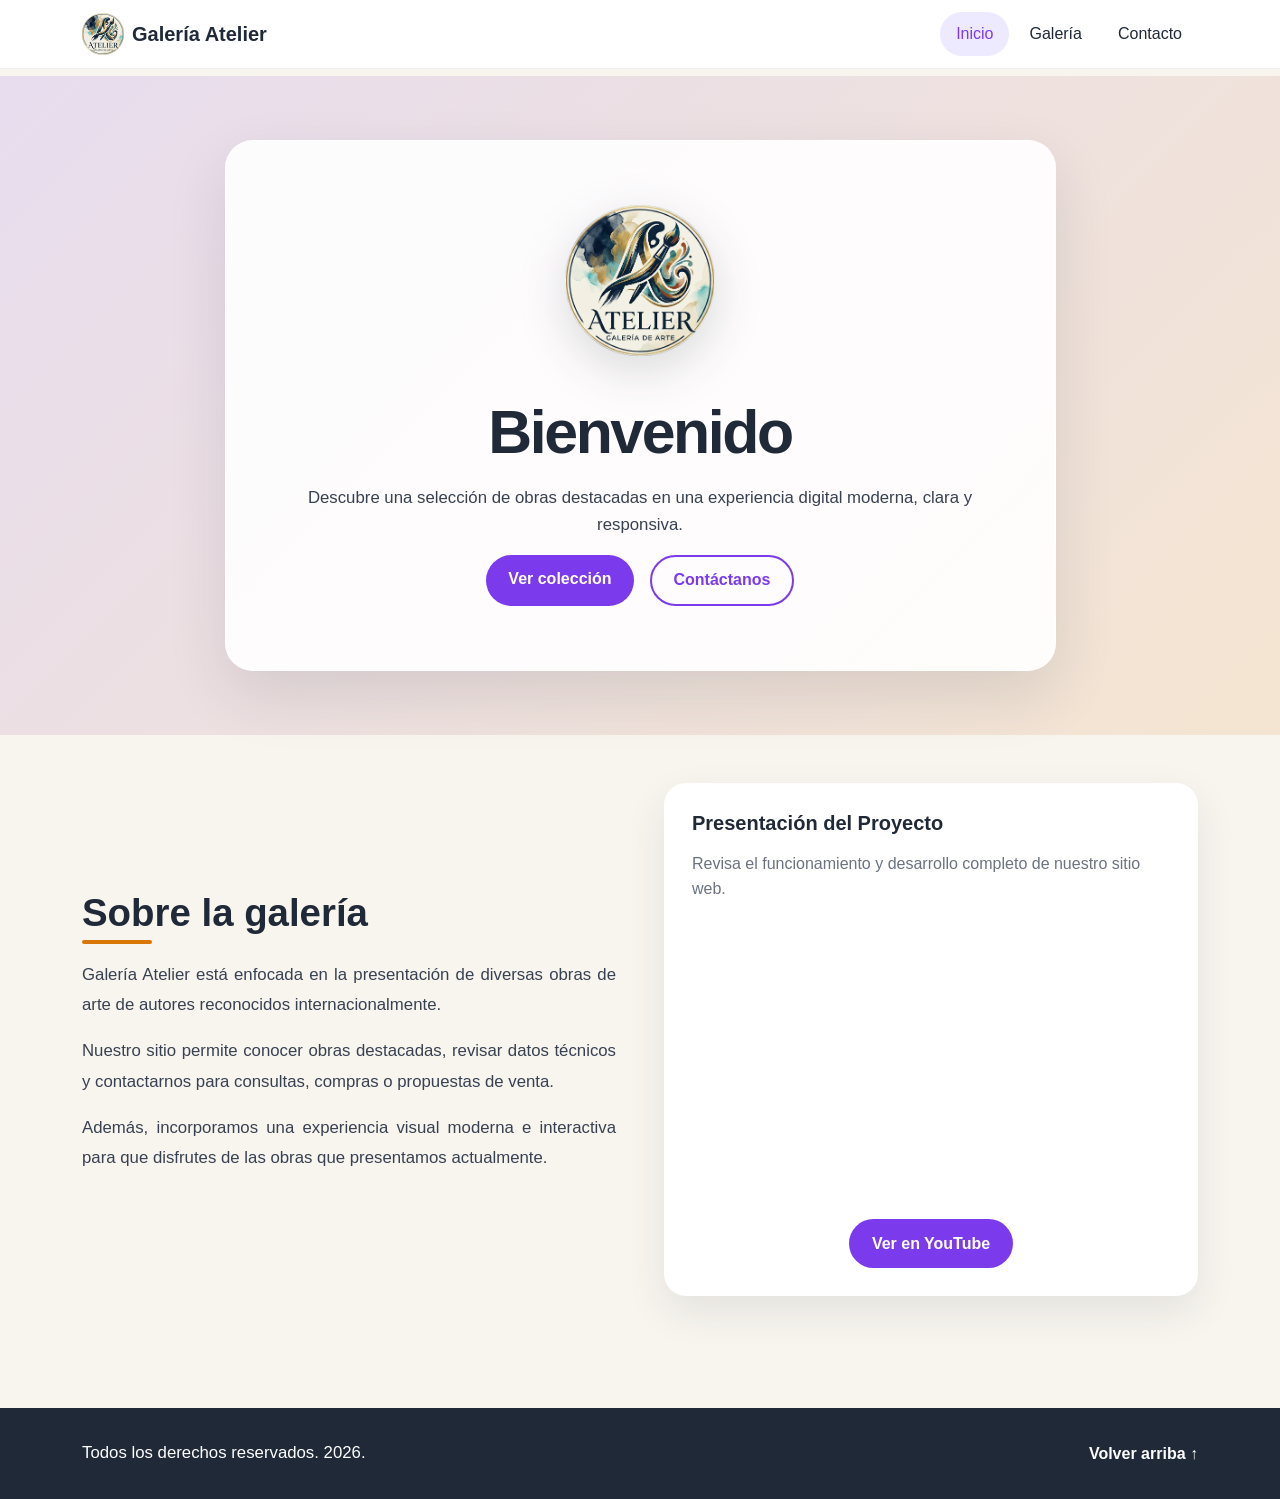
<file: index.html>
<!DOCTYPE html>
<html lang="es">
<head>
  <meta charset="UTF-8">
  <meta name="viewport" content="width=device-width, initial-scale=1.0">
  <title>Inicio | Galería Atelier</title>
  <link href="https://cdn.jsdelivr.net/npm/bootstrap@5.3.3/dist/css/bootstrap.min.css" rel="stylesheet">
  <link rel="stylesheet" href="estilos.css">
</head>
<body>
  <nav class="navbar navbar-expand-lg fixed-top">
    <div class="container">
      <a class="navbar-brand d-flex align-items-center gap-2" href="index.html" aria-label="Ir a inicio de Galería Atelier">
        <img src="img/Logo Atelier sin fondo.png" alt="Logo Galería Atelier" class="navbar-logo">
        <span>Galería Atelier</span>
      </a>
      <button class="navbar-toggler" type="button" data-bs-toggle="collapse" data-bs-target="#menuPrincipal" aria-controls="menuPrincipal" aria-expanded="false" aria-label="Abrir menú">
        <span class="navbar-toggler-icon"></span>
      </button>
      <div class="collapse navbar-collapse" id="menuPrincipal">
        <ul class="navbar-nav ms-auto mb-2 mb-lg-0">
          <li class="nav-item"><a class="nav-link active" aria-current="page" href="index.html">Inicio</a></li>
          <li class="nav-item"><a class="nav-link" href="galeria.html">Galería</a></li>
          <li class="nav-item"><a class="nav-link" href="contacto.html">Contacto</a></li>
        </ul>
      </div>
    </div>
  </nav>

  <header class="hero page-hero" id="inicio">
    <div class="container">
      <div class="row justify-content-center">
        <div class="col-lg-9">
          <div class="hero-card text-center">
            <img src="img/Logo Atelier sin fondo.png" alt="Logo Galería Atelier" class="hero-logo mb-3">
            <h1 class="mt-4 mb-3">Bienvenido</h1>
            <p class="hero-description mx-auto">
              Descubre una selección de obras destacadas en una experiencia digital moderna, clara y responsiva.
            </p>
            <div class="d-flex justify-content-center gap-3 flex-wrap">
              <a class="btn btn-art" href="galeria.html">Ver colección</a>
              <a class="btn btn-outline-art" href="contacto.html">Contáctanos</a>
            </div>
          </div>
        </div>
      </div>
    </div>
  </header>

  <main>
    <section class="container py-5" id="introduccion">
      <div class="row align-items-center g-5">
        <div class="col-lg-6 about-text">
          <h2 class="section-title">Sobre la galería</h2>
          <p>
            Galería Atelier está enfocada en la presentación de diversas obras de arte de autores reconocidos internacionalmente.
          </p>
          <p>
            Nuestro sitio permite conocer obras destacadas, revisar datos técnicos y contactarnos para consultas, compras o propuestas de venta.
          </p>
          <p>
            Además, incorporamos una experiencia visual moderna e interactiva para que disfrutes de las obras que presentamos actualmente. 
          </p>
        </div>

        <div class="col-lg-6">
          <div class="video-card">
            <h3 class="mb-3">Presentación del Proyecto</h3>
            <p class="video-text">
              Revisa el funcionamiento y desarrollo completo de nuestro sitio web.
            </p>
            <div class="ratio ratio-16x9 rounded overflow-hidden">
              <iframe
                src="https://www.youtube.com/embed/Bv7LALPWgX4"
                title="Presentación Proyecto Galería de Arte"
                allowfullscreen>
              </iframe>
            </div>
            <div class="text-center mt-4">
              <a href="https://www.youtube.com/watch?v=Bv7LALPWgX4" target="_blank" class="btn btn-art">
                Ver en YouTube
              </a>
            </div>
          </div>
        </div>
      </div>
    </section>
  </main>
  
  <footer class="footer">
    <div class="container d-flex flex-column flex-md-row justify-content-between align-items-center gap-2">
      <p>Todos los derechos reservados. 2026.</p>
      <a href="#inicio" class="back-top">Volver arriba ↑</a>
    </div>
  </footer>

  <script src="https://cdn.jsdelivr.net/npm/bootstrap@5.3.3/dist/js/bootstrap.bundle.min.js"></script>
</body>
</html>
</file>
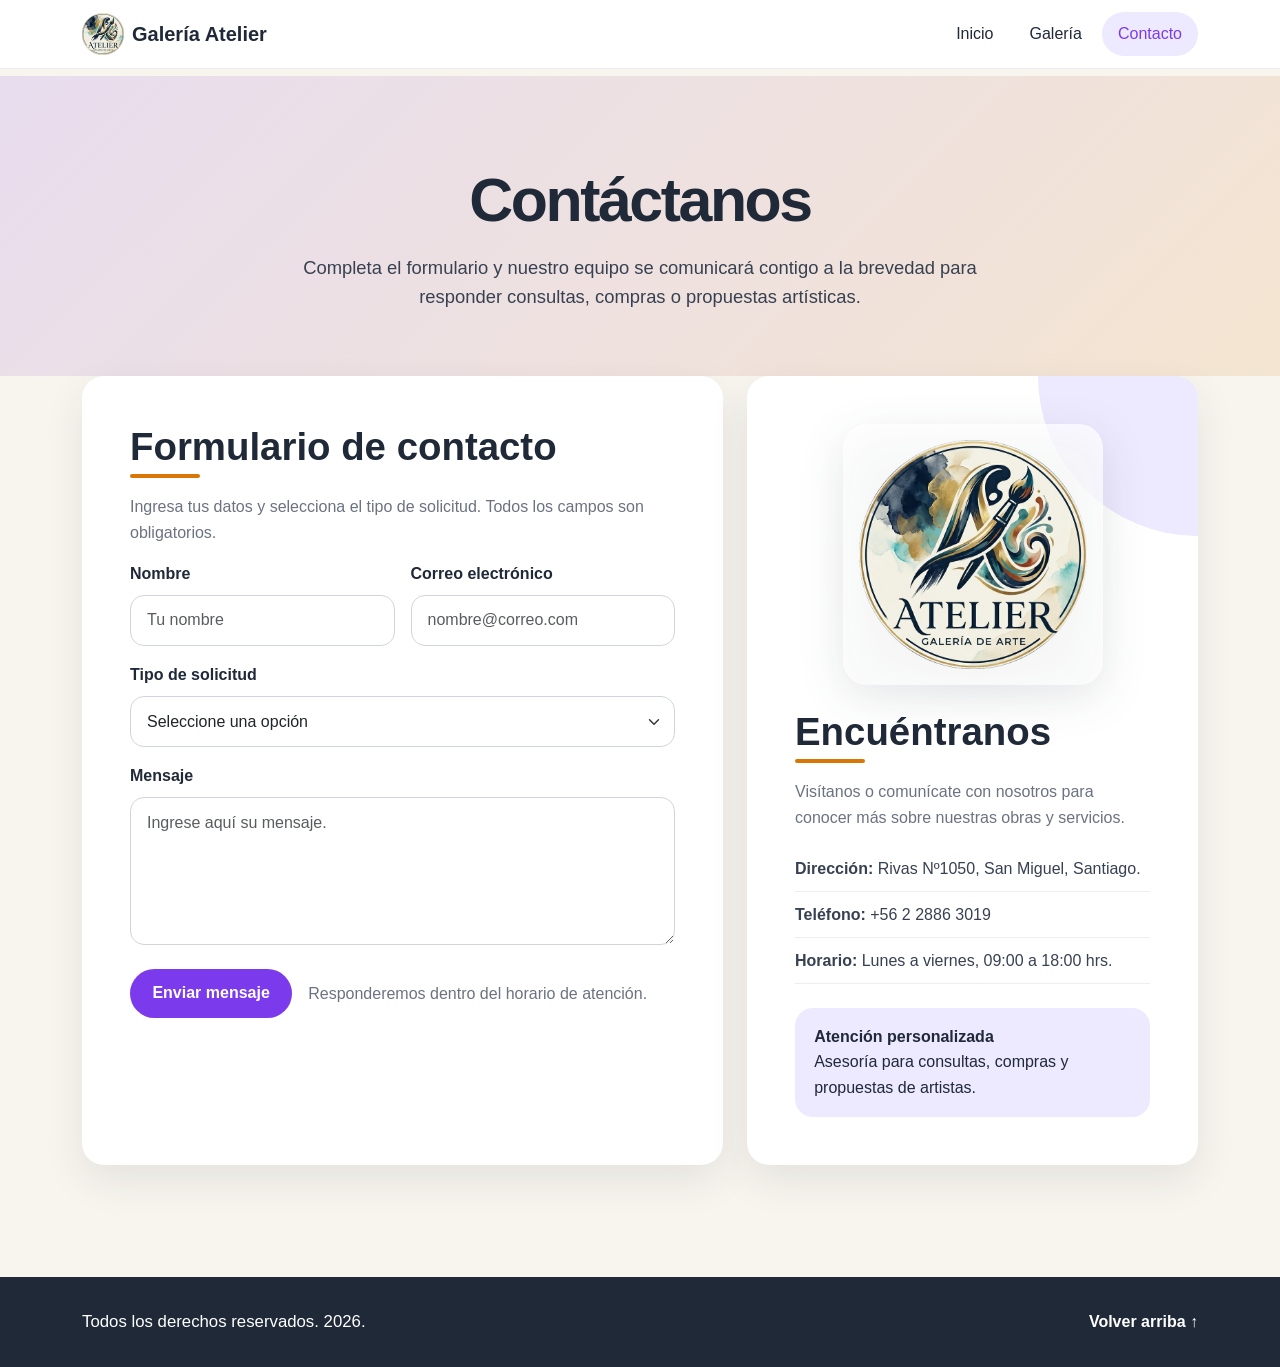
<file: contacto.html>
<!DOCTYPE html>
<html lang="es">
<head>
  <meta charset="UTF-8">
  <meta name="viewport" content="width=device-width, initial-scale=1.0">
  <title>Contacto | Galería Atelier</title>
  <link href="https://cdn.jsdelivr.net/npm/bootstrap@5.3.3/dist/css/bootstrap.min.css" rel="stylesheet">
  <link rel="stylesheet" href="estilos.css">
</head>
<body>
  <nav class="navbar navbar-expand-lg fixed-top">
    <div class="container">
      <a class="navbar-brand d-flex align-items-center gap-2" href="index.html" aria-label="Ir a inicio de Galería Atelier">
        <img src="img/Logo Atelier sin fondo.png" alt="Logo Galería Atelier" class="navbar-logo">
        <span>Galería Atelier</span>
      </a>
      <button class="navbar-toggler" type="button" data-bs-toggle="collapse" data-bs-target="#menuPrincipal" aria-controls="menuPrincipal" aria-expanded="false" aria-label="Abrir menú">
        <span class="navbar-toggler-icon"></span>
      </button>
      <div class="collapse navbar-collapse" id="menuPrincipal">
        <ul class="navbar-nav ms-auto mb-2 mb-lg-0">
          <li class="nav-item"><a class="nav-link" href="index.html">Inicio</a></li>
          <li class="nav-item"><a class="nav-link" href="galeria.html">Galería</a></li>
          <li class="nav-item"><a class="nav-link active" aria-current="page" href="contacto.html">Contacto</a></li>
        </ul>
      </div>
    </div>
  </nav>

  <header class="page-header contact-hero" id="contacto">
    <div class="container text-center">
      <h1 class="mt-4 mb-3">Contáctanos</h1>
      <p class="contact-hero-text mx-auto">
        Completa el formulario y nuestro equipo se comunicará contigo a la brevedad para responder consultas, compras o propuestas artísticas.
      </p>
    </div>
  </header>

  <main class="container pb-5">
    <div class="row g-4 align-items-stretch">
      <div class="col-lg-7">
        <section class="contact-card p-4 p-md-5 h-100">
          <h2 class="section-title">Formulario de contacto</h2>
          <p class="contact-intro">
            Ingresa tus datos y selecciona el tipo de solicitud. Todos los campos son obligatorios.
          </p>

          <form id="formularioContacto">
            <div class="row g-3">
              <div class="col-md-6">
                <label for="nombre" class="form-label">Nombre</label>
                <input type="text" class="form-control" id="nombre" name="nombre" placeholder="Tu nombre" required>
              </div>
              <div class="col-md-6">
                <label for="correo" class="form-label">Correo electrónico</label>
                <input type="email" class="form-control" id="correo" name="correo" placeholder="nombre@correo.com" required>
              </div>
              <div class="col-12">
                <label for="solicitud" class="form-label">Tipo de solicitud</label>
                <select class="form-select" id="solicitud" name="solicitud" required>
                  <option value="">Seleccione una opción</option>
                  <option value="compra">Compra de obra</option>
                  <option value="consulta">Consulta general</option>
                  <option value="venta">Propuesta de venta</option>
                </select>
              </div>
              <div class="col-12">
                <label for="mensaje" class="form-label">Mensaje</label>
                <textarea class="form-control" id="mensaje" name="mensaje" rows="5" placeholder="Ingrese aquí su mensaje." required></textarea>
              </div>
            </div>

            <div class="d-flex flex-column flex-sm-row align-items-sm-center gap-3 mt-4">
              <button type="submit" class="btn btn-art">Enviar mensaje</button>
              <span class="form-note">Responderemos dentro del horario de atención.</span>
            </div>

            <div id="mensajeConfirmacion" class="mensaje-confirmacion mt-4" role="alert" aria-live="polite">
              Gracias por comunicarte con nosotros, a la brevedad nos pondremos en contacto contigo.
            </div>
          </form>
        </section>
      </div>

      <div class="col-lg-5">
        <aside class="contact-card contact-info-card p-4 p-md-5 h-100">
          <div class="text-center mb-4">
            <img src="img/Logo Atelier sin fondo.png" alt="Logo Galería Atelier" class="contact-logo">
          </div>
          <h2 class="section-title">Encuéntranos</h2>
          <p class="contact-intro">
            Visítanos o comunícate con nosotros para conocer más sobre nuestras obras y servicios.
          </p>
          <ul class="info-list contact-info-list">
            <li><strong>Dirección:</strong> Rivas Nº1050, San Miguel, Santiago.</li>
            <li><strong>Teléfono:</strong> +56 2 2886 3019</li>
            <li><strong>Horario:</strong> Lunes a viernes, 09:00 a 18:00 hrs.</li>
          </ul>
          <div class="contact-highlight mt-4">
            <strong>Atención personalizada</strong>
            <span>Asesoría para consultas, compras y propuestas de artistas.</span>
          </div>
        </aside>
      </div>
    </div>
  </main>

  <footer class="footer">
    <div class="container d-flex flex-column flex-md-row justify-content-between align-items-center gap-2">
      <p>Todos los derechos reservados. 2026.</p>
      <a href="#contacto" class="back-top">Volver arriba ↑</a>
    </div>
  </footer>

  <script src="https://cdn.jsdelivr.net/npm/bootstrap@5.3.3/dist/js/bootstrap.bundle.min.js"></script>
  <script>
    const formularioContacto = document.getElementById('formularioContacto');
    const mensajeConfirmacion = document.getElementById('mensajeConfirmacion');

    formularioContacto.addEventListener('submit', function(evento) {
      evento.preventDefault();
      mensajeConfirmacion.classList.add('mostrar');
      formularioContacto.reset();
    });
  </script>
</body>
</html>
</file>
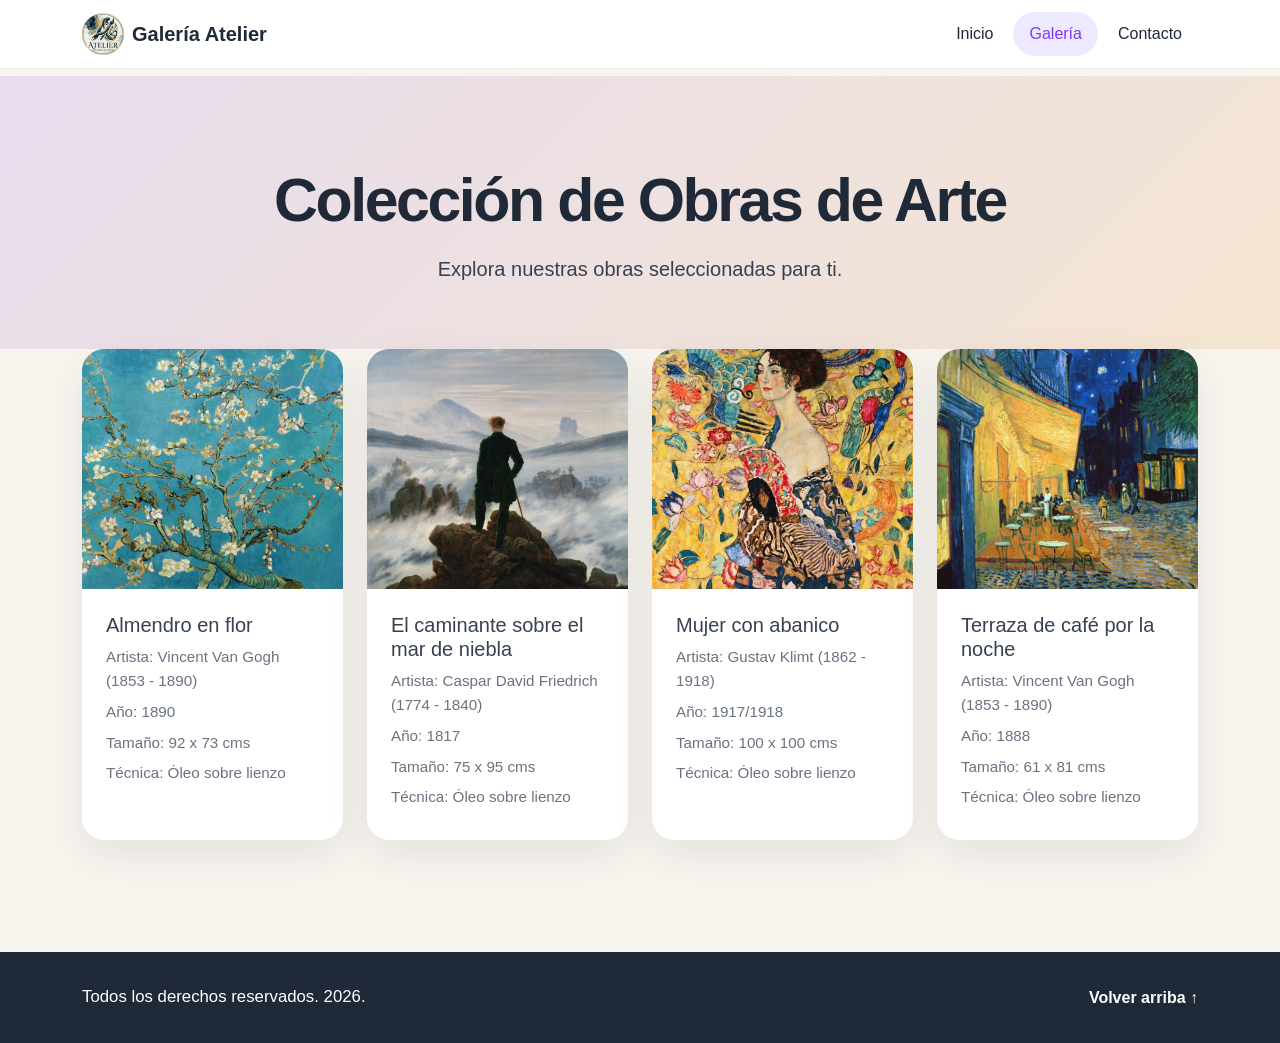
<file: galeria.html>
<!DOCTYPE html>
<html lang="es">
<head>
  <meta charset="UTF-8">
  <meta name="viewport" content="width=device-width, initial-scale=1.0">
  <title>Galería | Galería Atelier</title>
  <link href="https://cdn.jsdelivr.net/npm/bootstrap@5.3.3/dist/css/bootstrap.min.css" rel="stylesheet">
  <link rel="stylesheet" href="estilos.css">
</head>
<body>
  <nav class="navbar navbar-expand-lg fixed-top">
    <div class="container">
      <a class="navbar-brand d-flex align-items-center gap-2" href="index.html" aria-label="Ir a inicio de Galería Atelier">
        <img src="img/Logo Atelier sin fondo.png" alt="Logo Galería Atelier" class="navbar-logo">
        <span>Galería Atelier</span>
      </a>
      <button class="navbar-toggler" type="button" data-bs-toggle="collapse" data-bs-target="#menuPrincipal" aria-controls="menuPrincipal" aria-expanded="false" aria-label="Abrir menú">
        <span class="navbar-toggler-icon"></span>
      </button>
      <div class="collapse navbar-collapse" id="menuPrincipal">
        <ul class="navbar-nav ms-auto mb-2 mb-lg-0">
          <li class="nav-item"><a class="nav-link" href="index.html">Inicio</a></li>
          <li class="nav-item"><a class="nav-link active" aria-current="page" href="galeria.html">Galería</a></li>
          <li class="nav-item"><a class="nav-link" href="contacto.html">Contacto</a></li>
        </ul>
      </div>
    </div>
  </nav>

  <header class="page-header" id="obras">
    <div class="container text-center">
      <h1 class="mt-4 mb-3">Colección de Obras de Arte</h1>
      <p class="lead mx-auto">Explora nuestras obras seleccionadas para ti.</p>
    </div>
  </header>

  <main class="container pb-5">
    <section class="row row-cols-1 row-cols-md-2 row-cols-xl-4 g-4" aria-label="Galería de obras">
      <div class="col">
        <article class="art-card h-100 gallery-card" role="button" tabindex="0" data-bs-toggle="modal" data-bs-target="#lightboxObras" data-bs-slide-to="0" aria-label="Ampliar Almendro en flor">
          <div class="gallery-frame">
            <img src="img/almendro_floreado.jpg" class="gallery-img" alt="Almendro en flor de Vincent Van Gogh">
            <span class="gallery-overlay">Ampliar</span>
          </div>
          <div class="card-body p-4">
            <h2 class="h5">Almendro en flor</h2>
            <p class="art-meta">Artista: Vincent Van Gogh (1853 - 1890)</p>
            <p class="art-meta">Año: 1890</p>
            <p class="art-meta">Tamaño: 92 x 73 cms</p>
            <p class="art-meta">Técnica: Óleo sobre lienzo</p>
          </div>
        </article>
      </div>
      <div class="col">
        <article class="art-card h-100 gallery-card" role="button" tabindex="0" data-bs-toggle="modal" data-bs-target="#lightboxObras" data-bs-slide-to="1" aria-label="Ampliar El caminante sobre el mar de niebla">
          <div class="gallery-frame">
            <img src="img/caminante.jpg" class="gallery-img" alt="El caminante sobre el mar de niebla de Caspar David Friedrich">
            <span class="gallery-overlay">Ampliar</span>
          </div>
          <div class="card-body p-4">
            <h2 class="h5">El caminante sobre el mar de niebla</h2>
            <p class="art-meta">Artista: Caspar David Friedrich (1774 - 1840)</p>
            <p class="art-meta">Año: 1817</p>
            <p class="art-meta">Tamaño: 75 x 95 cms</p>
            <p class="art-meta">Técnica: Óleo sobre lienzo</p>
          </div>
        </article>
      </div>
      <div class="col">
        <article class="art-card h-100 gallery-card" role="button" tabindex="0" data-bs-toggle="modal" data-bs-target="#lightboxObras" data-bs-slide-to="2" aria-label="Ampliar Mujer con abanico">
          <div class="gallery-frame">
            <img src="img/mujer_abanico.jpg" class="gallery-img" alt="Mujer con abanico de Gustav Klimt">
            <span class="gallery-overlay">Ampliar</span>
          </div>
          <div class="card-body p-4">
            <h2 class="h5">Mujer con abanico</h2>
            <p class="art-meta">Artista: Gustav Klimt (1862 - 1918)</p>
            <p class="art-meta">Año: 1917/1918</p>
            <p class="art-meta">Tamaño: 100 x 100 cms</p>
            <p class="art-meta">Técnica: Óleo sobre lienzo</p>
          </div>
        </article>
      </div>
      <div class="col">
        <article class="art-card h-100 gallery-card" role="button" tabindex="0" data-bs-toggle="modal" data-bs-target="#lightboxObras" data-bs-slide-to="3" aria-label="Ampliar Terraza de café por la noche">
          <div class="gallery-frame">
            <img src="img/terraza_de_cafe.jpg" class="gallery-img" alt="Terraza de café por la noche de Vincent Van Gogh">
            <span class="gallery-overlay">Ampliar</span>
          </div>
          <div class="card-body p-4">
            <h2 class="h5">Terraza de café por la noche</h2>
            <p class="art-meta">Artista: Vincent Van Gogh (1853 - 1890)</p>
            <p class="art-meta">Año: 1888</p>
            <p class="art-meta">Tamaño: 61 x 81 cms</p>
            <p class="art-meta">Técnica: Óleo sobre lienzo</p>
          </div>
        </article>
      </div>
    </section>

    <div class="modal fade" id="lightboxObras" tabindex="-1" aria-labelledby="lightboxTitulo" aria-hidden="true">
      <div class="modal-dialog modal-fullscreen modal-dialog-centered">
        <div class="modal-content lightbox-content">
          <div class="modal-header border-0 px-4 px-md-5 pt-4">
            <div>
              <p class="lightbox-kicker mb-1">Galería Atelier</p>
              <h2 class="modal-title h4" id="lightboxTitulo">Vista ampliada de obras</h2>
            </div>
            <button type="button" class="btn-close btn-close-white" data-bs-dismiss="modal" aria-label="Cerrar"></button>
          </div>
          <div class="modal-body d-flex align-items-center">
            <div id="carouselObras" class="carousel slide w-100" data-bs-ride="false">
              <div class="carousel-inner">
                <div class="carousel-item active">
                  <figure class="lightbox-figure">
                    <img src="img/almendro_floreado.jpg" class="lightbox-img" alt="Almendro en flor de Vincent Van Gogh ampliado">
                    <figcaption class="lightbox-caption">
                      <strong>Almendro en flor</strong><span>Vincent Van Gogh · 1890 · Óleo sobre lienzo</span>
                    </figcaption>
                  </figure>
                </div>
                <div class="carousel-item">
                  <figure class="lightbox-figure">
                    <img src="img/caminante.jpg" class="lightbox-img" alt="El caminante sobre el mar de niebla ampliado">
                    <figcaption class="lightbox-caption">
                      <strong>El caminante sobre el mar de niebla</strong><span>Caspar David Friedrich · 1817 · Óleo sobre lienzo</span>
                    </figcaption>
                  </figure>
                </div>
                <div class="carousel-item">
                  <figure class="lightbox-figure">
                    <img src="img/mujer_abanico.jpg" class="lightbox-img" alt="Mujer con abanico de Gustav Klimt ampliada">
                    <figcaption class="lightbox-caption">
                      <strong>Mujer con abanico</strong><span>Gustav Klimt · 1917/1918 · Óleo sobre lienzo</span>
                    </figcaption>
                  </figure>
                </div>
                <div class="carousel-item">
                  <figure class="lightbox-figure">
                    <img src="img/terraza_de_cafe.jpg" class="lightbox-img" alt="Terraza de café por la noche ampliada">
                    <figcaption class="lightbox-caption">
                      <strong>Terraza de café por la noche</strong><span>Vincent Van Gogh · 1888 · Óleo sobre lienzo</span>
                    </figcaption>
                  </figure>
                </div>
              </div>
              <button class="carousel-control-prev lightbox-control" type="button" data-bs-target="#carouselObras" data-bs-slide="prev" aria-label="Obra anterior">
                <span class="carousel-control-prev-icon" aria-hidden="true"></span>
              </button>
              <button class="carousel-control-next lightbox-control" type="button" data-bs-target="#carouselObras" data-bs-slide="next" aria-label="Obra siguiente">
                <span class="carousel-control-next-icon" aria-hidden="true"></span>
              </button>
              <div class="carousel-indicators lightbox-indicators">
                <button type="button" data-bs-target="#carouselObras" data-bs-slide-to="0" class="active" aria-current="true" aria-label="Almendro en flor"></button>
                <button type="button" data-bs-target="#carouselObras" data-bs-slide-to="1" aria-label="El caminante sobre el mar de niebla"></button>
                <button type="button" data-bs-target="#carouselObras" data-bs-slide-to="2" aria-label="Mujer con abanico"></button>
                <button type="button" data-bs-target="#carouselObras" data-bs-slide-to="3" aria-label="Terraza de café por la noche"></button>
              </div>
            </div>
          </div>
        </div>
      </div>
    </div>
  </main>



  <footer class="footer">
    <div class="container d-flex flex-column flex-md-row justify-content-between align-items-center gap-2">
      <p>Todos los derechos reservados. 2026.</p>
      <a href="#obras" class="back-top">Volver arriba ↑</a>
    </div>
  </footer>

  <script src="https://cdn.jsdelivr.net/npm/bootstrap@5.3.3/dist/js/bootstrap.bundle.min.js"></script>

  <script>
    const lightbox = document.getElementById('lightboxObras');
    if (lightbox) {
      lightbox.addEventListener('show.bs.modal', event => {
        const trigger = event.relatedTarget;
        const slideIndex = trigger?.getAttribute('data-bs-slide-to') || 0;
        const carouselElement = document.getElementById('carouselObras');
        const carousel = bootstrap.Carousel.getOrCreateInstance(carouselElement, { interval: false });
        carousel.to(Number(slideIndex));
      });
    }
  </script>
</body>
</html>
</file>
<file: estilos.css>
:root {
  --color-fondo: #f8f5ef;
  --color-principal: #1f2937;
  --color-secundario: #7c3aed;
  --color-acento: #d97706;
  --color-claro: #ffffff;
  --color-texto: #374151;
  --color-muted: #6b7280;
  --color-suave: #ede9fe;
  --sombra-suave: 0 16px 40px rgba(31, 41, 55, 0.09);
  --sombra-media: 0 22px 55px rgba(31, 41, 55, 0.15);
  --radio-card: 22px;
  --transicion: 0.4s ease;
}

* {
  box-sizing: border-box;
}

html {
  scroll-behavior: smooth;
}

body {
  margin: 0;
  font-family: 'Segoe UI', Arial, sans-serif;
  background: var(--color-fondo);
  color: var(--color-texto);
  line-height: 1.6;
  padding-top: 76px;
}

h1,
h2,
h3,
.navbar-brand {
  color: var(--color-principal);
  font-weight: 700;
}

h1 {
  font-size: clamp(2rem, 5vw, 3.8rem);
  letter-spacing: -0.04em;
}

h2 {
  font-size: clamp(1.6rem, 3vw, 2.4rem);
}

h3 {
  font-size: 1.25rem;
}

p {
  font-size: 1.05rem;
  margin-bottom: 1rem;
}

a {
  color: var(--color-secundario);
  font-weight: 600;
  text-decoration: none;
  transition: color var(--transicion), background-color var(--transicion), transform var(--transicion);
}

a:hover {
  color: var(--color-acento);
}

/* Navbar */
.navbar {
  background: rgba(255, 255, 255, 0.96);
  backdrop-filter: blur(10px);
  border-bottom: 1px solid rgba(31, 41, 55, 0.08);
}

.navbar-brand {
  color: var(--color-principal) !important;
}

.navbar-logo {
  width: 42px;
  height: 42px;
  object-fit: contain;
}

.nav-link {
  color: var(--color-principal) !important;
  border-radius: 999px;
  padding: 0.55rem 1rem !important;
  margin-left: 0.25rem;
}

.nav-link:hover,
.nav-link.active {
  background-color: var(--color-suave);
  color: var(--color-secundario) !important;
}

/* Encabezados */
.hero,
.page-header,
.contact-hero {
  background: linear-gradient(135deg, rgba(124, 58, 237, 0.13), rgba(217, 119, 6, 0.13));
}

.hero {
  min-height: 48vh;
  display: flex;
  align-items: center;
  padding: 4rem 0;
}

.hero-card {
  background: rgba(255, 255, 255, 0.9);
  border: 1px solid rgba(255, 255, 255, 0.8);
  border-radius: 28px;
  box-shadow: 0 24px 60px rgba(31, 41, 55, 0.12);
  padding: clamp(2rem, 5vw, 4rem);
}

.hero-logo {
  width: min(150px, 45vw);
  height: auto;
  filter: drop-shadow(0 14px 24px rgba(31, 41, 55, 0.16));
}

.hero-description,
.lead {
  max-width: 720px;
  color: var(--color-texto);
}

.page-header {
  padding: 4rem 0 3rem;
}

.page-header-logo {
  width: min(130px, 42vw);
  height: auto;
  filter: drop-shadow(0 14px 24px rgba(31, 41, 55, 0.16));
}

.badge-art {
  display: inline-block;
  background: var(--color-suave);
  color: var(--color-secundario);
  border-radius: 999px;
  padding: 0.45rem 0.8rem;
  font-weight: 900;
}

.section-title {
  position: relative;
  display: inline-block;
  margin-bottom: 1.5rem;
}

.section-title::after {
  content: '';
  position: absolute;
  left: 0;
  bottom: -8px;
  width: 70px;
  height: 4px;
  border-radius: 999px;
  background: var(--color-acento);
}

.about-text p {
  text-align: justify;
  line-height: 1.8;
}

/* Componentes reutilizables */
.feature-card,
.art-card,
.contact-card,
.video-card {
  background: var(--color-claro);
  border: 0;
  border-radius: var(--radio-card);
  box-shadow: var(--sombra-suave);
  overflow: hidden;
  transition: transform var(--transicion), box-shadow var(--transicion);
}

.feature-card:hover,
.art-card:hover,
.contact-card:hover {
  transform: translateY(-6px);
  box-shadow: var(--sombra-media);
}

.icon-circle {
  width: 58px;
  height: 58px;
  border-radius: 50%;
  background: var(--color-suave);
  color: var(--color-secundario);
  display: inline-flex;
  align-items: center;
  justify-content: center;
  font-size: 1.6rem;
  margin-bottom: 1rem;
}

.btn-art {
  background: var(--color-secundario);
  color: var(--color-claro);
  border: none;
  border-radius: 999px;
  padding: 0.8rem 1.4rem;
  font-weight: 700;
  transition: background-color var(--transicion), transform var(--transicion);
}

.btn-art:hover {
  background: var(--color-acento);
  color: var(--color-claro);
  transform: translateY(-2px);
}

.btn-outline-art {
  color: var(--color-secundario);
  border: 2px solid var(--color-secundario);
  border-radius: 999px;
  padding: 0.72rem 1.35rem;
  font-weight: 700;
}

.btn-outline-art:hover {
  background: var(--color-secundario);
  color: var(--color-claro);
  transform: translateY(-2px);
}

/* Video */
.video-card {
  height: 100%;
  padding: 28px;
}

.video-card iframe {
  border: 0;
  border-radius: 14px;
}

.video-text {
  color: var(--color-muted);
  font-size: 1rem;
  line-height: 1.6;
  margin-bottom: 1.5rem;
}

/* Galería */
.gallery-card {
  cursor: pointer;
  outline: none;
}

.gallery-card:focus-visible {
  box-shadow: 0 0 0 0.25rem rgba(124, 58, 237, 0.28), var(--sombra-media);
}

.gallery-frame {
  position: relative;
  overflow: hidden;
}

.gallery-frame::after {
  content: '';
  position: absolute;
  inset: 0;
  background: linear-gradient(180deg, transparent 35%, rgba(31, 41, 55, 0.74));
  opacity: 0;
  transition: opacity var(--transicion);
}

.gallery-img {
  width: 100%;
  height: 240px;
  object-fit: cover;
  object-position: center;
  display: block;
  transition: transform 0.45s ease, filter 0.45s ease;
}

.gallery-card:hover .gallery-frame::after,
.gallery-card:focus-visible .gallery-frame::after {
  opacity: 1;
}

.gallery-card:hover .gallery-img,
.gallery-card:focus-visible .gallery-img {
  transform: scale(1.08);
}

.gallery-overlay {
  position: absolute;
  left: 1rem;
  right: 1rem;
  bottom: 1rem;
  z-index: 2;
  display: inline-flex;
  justify-content: center;
  align-items: center;
  min-height: 44px;
  padding: 0.6rem 1rem;
  border-radius: 999px;
  background: rgba(255, 255, 255, 0.92);
  color: var(--color-principal);
  font-weight: 800;
  opacity: 0;
  transform: translateY(18px);
  transition: transform var(--transicion), opacity var(--transicion), background-color var(--transicion);
}

.gallery-card:hover .gallery-overlay,
.gallery-card:focus-visible .gallery-overlay {
  opacity: 1;
  transform: translateY(0);
}

.art-meta {
  color: var(--color-muted);
  font-size: 0.95rem;
  margin-bottom: 0.4rem;
}

.lightbox-content {
  background: radial-gradient(circle at top, rgba(124, 58, 237, 0.35), transparent 32%), rgba(15, 23, 42, 0.98);
  color: var(--color-claro);
}

.lightbox-kicker {
  color: #c4b5fd;
  font-size: 0.85rem;
  font-weight: 800;
  letter-spacing: 0.12em;
  text-transform: uppercase;
}

.lightbox-figure {
  width: min(1100px, 92vw);
  margin: 0 auto;
  text-align: center;
}

.lightbox-img {
  width: auto;
  max-width: 100%;
  max-height: 72vh;
  object-fit: contain;
  border-radius: 22px;
  box-shadow: 0 30px 90px rgba(0, 0, 0, 0.45);
}

.lightbox-caption {
  width: min(900px, 90vw);
  margin: 1rem auto 0;
  padding: 1rem 1.25rem;
  border-radius: 18px;
  background: rgba(255, 255, 255, 0.1);
  backdrop-filter: blur(8px);
}

.lightbox-caption strong,
.lightbox-caption span {
  display: block;
}

.lightbox-caption strong {
  color: var(--color-claro);
  font-size: clamp(1.1rem, 2vw, 1.45rem);
}

.lightbox-caption span {
  color: #e5e7eb;
  font-size: 0.95rem;
}

.lightbox-control {
  width: 8%;
}

.lightbox-indicators {
  position: static;
  margin-top: 1rem;
}

.lightbox-indicators [data-bs-target] {
  width: 12px;
  height: 12px;
  border-radius: 50%;
}

/* Contacto */
.contact-hero-text {
  max-width: 760px;
  color: var(--color-texto);
  font-size: 1.15rem;
}

.contact-intro,
.form-note {
  color: var(--color-muted);
  font-size: 1rem;
}

.form-label {
  color: var(--color-principal);
  font-weight: 700;
}

.form-control,
.form-select {
  border: 1px solid #d1d5db;
  border-radius: 14px;
  padding: 0.8rem 1rem;
  transition: border-color var(--transicion), box-shadow var(--transicion);
}

.form-control:focus,
.form-select:focus {
  border-color: var(--color-secundario);
  box-shadow: 0 0 0 0.25rem rgba(124, 58, 237, 0.16);
}

.info-list {
  list-style: none;
  margin-bottom: 0;
  padding-left: 0;
}

.info-list li {
  border-bottom: 1px solid rgba(31, 41, 55, 0.08);
  padding: 0.6rem 0;
}

.contact-info-card {
  position: relative;
}

.contact-info-card::before {
  content: '';
  position: absolute;
  top: 0;
  right: 0;
  width: 160px;
  height: 160px;
  background: var(--color-suave);
  border-radius: 0 0 0 100%;
  z-index: 0;
}

.contact-info-card > * {
  position: relative;
  z-index: 1;
}

.contact-logo {
  width: min(260px, 80%);
  height: auto;
  padding: 1rem;
  border-radius: 24px;
  background: rgba(255, 255, 255, 0.72);
  filter: drop-shadow(0 12px 22px rgba(31, 41, 55, 0.16));
}

.contact-info-list li {
  font-size: 1rem;
  line-height: 1.6;
}

.contact-highlight {
  background: var(--color-suave);
  border-radius: 18px;
  color: var(--color-principal);
  padding: 1rem 1.2rem;
}

.contact-highlight strong,
.contact-highlight span {
  display: block;
}

.mensaje-confirmacion {
  display: none;
  padding: 1rem 1.25rem;
  border-radius: 16px;
  color: #14532d;
  background-color: #dcfce7;
  border: 1px solid #86efac;
  font-weight: 700;
  line-height: 1.5;
  box-shadow: 0 12px 30px rgba(20, 83, 45, 0.12);
}

.mensaje-confirmacion.mostrar {
  display: block;
  animation: aparecerMensaje 0.4s ease;
}

@keyframes aparecerMensaje {
  from {
    opacity: 0;
    transform: translateY(10px);
  }

  to {
    opacity: 1;
    transform: translateY(0);
  }
}

/* Footer */
.footer {
  background: var(--color-principal);
  color: var(--color-claro);
  margin-top: 4rem;
  padding: 2rem 0;
}

.footer p,
.footer a {
  color: var(--color-claro);
  margin: 0;
}

.back-top {
  display: inline-flex;
  align-items: center;
  gap: 0.4rem;
}

@media (max-width: 991px) {
  .video-card {
    margin-top: 1rem;
  }
}
@media (max-width: 991px) {
  .gallery-img {
    height: 240px;
  }

  .video-card {
    margin-top: 1rem;
  }
}

@media (max-width: 768px) {
  body {
    padding-top: 68px;
  }

  .hero {
    min-height: auto;
    padding: 3.5rem 0;
  }

  @media (max-width: 768px) {
  .gallery-img {
    height: 220px;
  }
}

@media (max-width: 576px) {
  .gallery-img {
    height: 210px;
  }
}

  .page-header {
    padding: 3rem 0 2.25rem;
  }

  .gallery-img {
    height: 220px;
  }

  .nav-link {
    margin: 0.25rem 0;
  }

  .about-text p {
    text-align: left;
  }
}

@media (max-width: 576px) {
  .lightbox-control {
    width: 15%;
  }

  .lightbox-img {
    max-height: 58vh;
  }

  .video-card {
    padding: 22px;
  }
}
</file>
